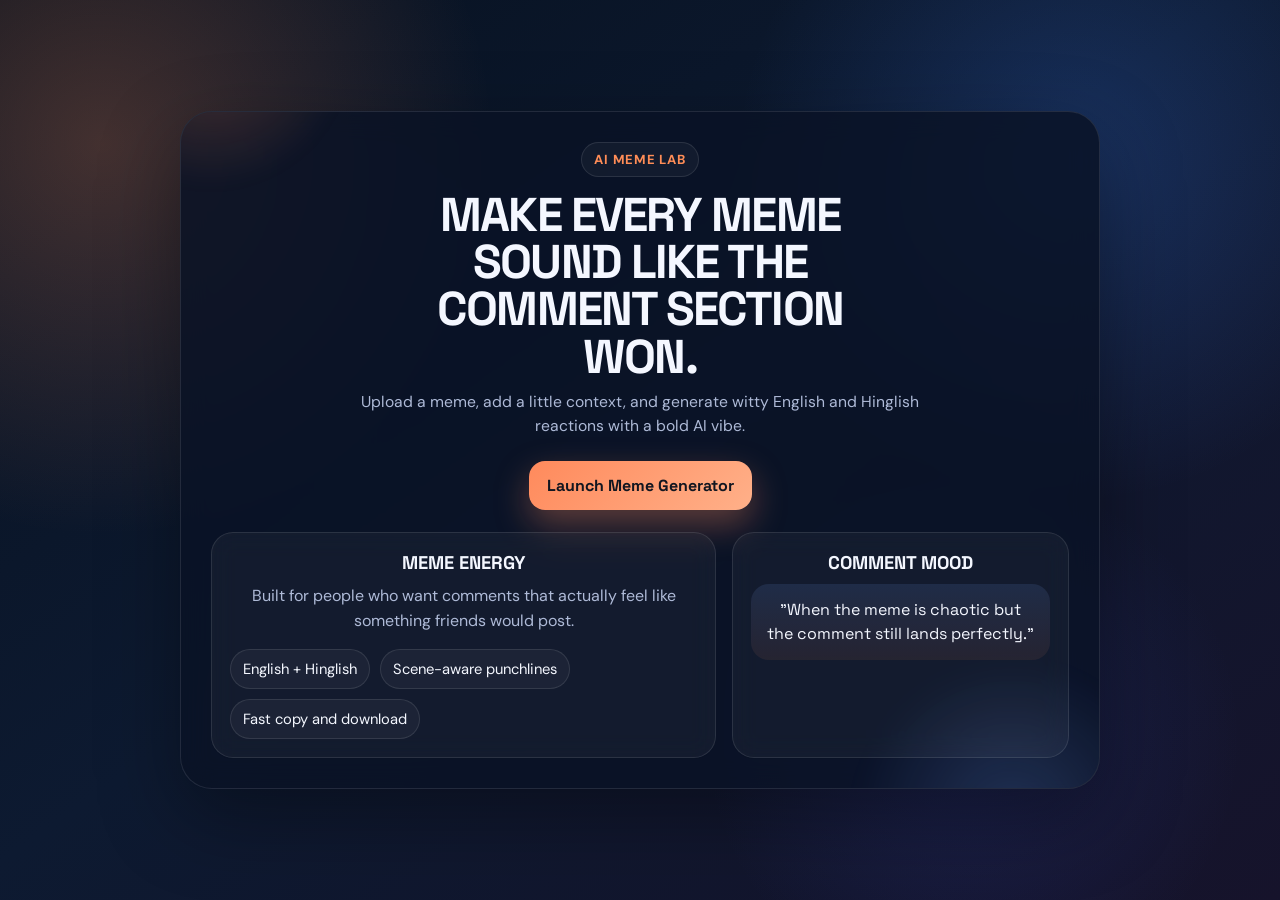
<file: index.html>
<!DOCTYPE html>
<html lang="en">
  <head>
    <meta charset="UTF-8" />
    <meta name="viewport" content="width=device-width, initial-scale=1.0" />
    <title>Home | AI Meme Comment Generator</title>
    <link rel="preconnect" href="https://fonts.googleapis.com" />
    <link rel="preconnect" href="https://fonts.gstatic.com" crossorigin />
    <link
      href="https://fonts.googleapis.com/css2?family=Space+Grotesk:wght@500;700&family=DM+Sans:wght@400;500;700&display=swap"
      rel="stylesheet"
    />
    <style>
      :root {
        --bg: #07111f;
        --layer:
          radial-gradient(circle at 8% 16%, rgba(255, 141, 87, 0.24), transparent 28%),
          radial-gradient(circle at 84% 18%, rgba(65, 130, 255, 0.22), transparent 26%),
          radial-gradient(circle at 76% 82%, rgba(70, 98, 255, 0.14), transparent 22%),
          linear-gradient(145deg, #07111f 0%, #0d1a31 48%, #16132b 100%);
        --card: rgba(10, 19, 38, 0.84);
        --text: #f4f7ff;
        --muted: #aebad7;
        --border: rgba(255, 255, 255, 0.1);
        --primary: #ff8d57;
        --blue: #77a8ff;
      }

      * {
        box-sizing: border-box;
      }

      body {
        margin: 0;
        min-height: 100vh;
        font-family: "DM Sans", sans-serif;
        color: var(--text);
        background: var(--bg);
        background-image: var(--layer);
        display: grid;
        place-items: center;
        padding: 20px;
        overflow-x: hidden;
        overflow-y: auto;
      }

      .home-card {
        position: relative;
        width: min(920px, 100%);
        border: 1px solid var(--border);
        border-radius: 32px;
        padding: 30px;
        background: var(--card);
        backdrop-filter: blur(14px);
        box-shadow: 0 28px 80px rgba(0, 0, 0, 0.35);
        overflow: hidden;
      }

      .home-card::before {
        content: "";
        position: absolute;
        inset: -30% auto auto -12%;
        width: 280px;
        height: 280px;
        border-radius: 999px;
        background: radial-gradient(circle, rgba(255, 141, 87, 0.24), transparent 70%);
        filter: blur(8px);
      }

      .home-card::after {
        content: "";
        position: absolute;
        inset: auto -8% -28% auto;
        width: 320px;
        height: 320px;
        border-radius: 999px;
        background: radial-gradient(circle, rgba(119, 168, 255, 0.2), transparent 70%);
        filter: blur(10px);
      }

      .hero-wrap {
        position: relative;
        z-index: 1;
        display: flex;
        flex-direction: column;
        align-items: center;
        text-align: center;
      }

      .tag {
        display: inline-flex;
        padding: 8px 12px;
        border-radius: 999px;
        border: 1px solid var(--border);
        color: var(--primary);
        font-weight: 700;
        font-size: 0.82rem;
        letter-spacing: 0.06em;
        text-transform: uppercase;
        background: rgba(255, 255, 255, 0.04);
      }

      h1 {
        font-family: "Space Grotesk", sans-serif;
        margin: 14px 0 10px;
        font-size: clamp(1.7rem, 3.7vw, 3rem);
        line-height: 1;
        letter-spacing: -0.04em;
        max-width: 15ch;
        text-transform: uppercase;
        text-align: center;
      }

      p {
        margin: 0;
        color: var(--muted);
        font-size: 1rem;
        line-height: 1.55;
      }

      .tagline {
        max-width: 560px;
        font-size: 0.98rem;
        text-align: center;
      }

      .cta-row {
        margin-top: 22px;
        display: flex;
        gap: 12px;
        flex-wrap: wrap;
        justify-content: center;
      }

      .btn {
        border: 0;
        border-radius: 16px;
        padding: 14px 18px;
        font-family: "Space Grotesk", sans-serif;
        font-size: 1rem;
        font-weight: 700;
        text-decoration: none;
        cursor: pointer;
        transition: transform 0.2s ease, box-shadow 0.2s ease, filter 0.2s ease;
      }

      .btn-primary {
        background: linear-gradient(135deg, #ff8a5c, #ffb089);
        color: #121620;
        box-shadow: 0 14px 34px rgba(255, 138, 92, 0.35);
      }

      .btn-secondary {
        background: rgba(255, 255, 255, 0.06);
        color: var(--text);
        border: 1px solid var(--border);
      }

      .btn:hover {
        transform: translateY(-3px) scale(1.02);
        filter: brightness(1.04);
      }

      .btn-primary:hover {
        box-shadow: 0 18px 40px rgba(255, 141, 87, 0.42);
      }

      .meme-note {
        position: relative;
        z-index: 1;
        margin-top: 22px;
        display: grid;
        grid-template-columns: 1.2fr 0.8fr;
        gap: 16px;
      }

      .meme-copy,
      .meme-quote {
        border: 1px solid var(--border);
        border-radius: 22px;
        padding: 18px;
        background: rgba(255, 255, 255, 0.045);
        backdrop-filter: blur(12px);
      }

      .meme-note h2 {
        margin: 0 0 10px;
        font-size: 1.15rem;
        font-family: "Space Grotesk", sans-serif;
        text-transform: uppercase;
      }

      .meme-note p {
        margin: 0 0 8px;
        font-size: 1rem;
      }

      .meme-note p:last-child {
        margin-bottom: 0;
      }

      .mini-badges {
        display: flex;
        flex-wrap: wrap;
        gap: 10px;
        margin-top: 16px;
      }

      .mini-badge {
        padding: 9px 12px;
        border-radius: 999px;
        border: 1px solid var(--border);
        background: rgba(255, 255, 255, 0.04);
        color: var(--text);
        font-size: 0.92rem;
      }

      .quote-card {
        margin-top: 8px;
        padding: 14px;
        border-radius: 18px;
        background: linear-gradient(180deg, rgba(119, 168, 255, 0.12), rgba(255, 141, 87, 0.08));
        color: var(--text);
        font-family: "Space Grotesk", sans-serif;
        line-height: 1.5;
      }

      @media (max-width: 720px) {
        .home-card {
          padding: 22px;
        }

        .meme-note {
          grid-template-columns: 1fr;
        }

        h1 {
          max-width: none;
          font-size: clamp(1.7rem, 8vw, 2.4rem);
        }
      }
    </style>
  </head>
  <body>
    <main class="home-card">
      <div class="hero-wrap">
        <span class="tag">AI Meme Lab</span>
        <h1>Make every meme sound like the comment section won.</h1>
        <p class="tagline">
          Upload a meme, add a little context, and generate witty English and Hinglish reactions with a bold AI vibe.
        </p>

        <div class="cta-row">
          <a class="btn btn-primary" href="meme-generator.html">Launch Meme Generator</a>
        </div>

        <section class="meme-note" aria-label="Meme intro">
          <div class="meme-copy">
            <h2>Meme Energy</h2>
            <p>Built for people who want comments that actually feel like something friends would post.</p>
            <div class="mini-badges">
              <span class="mini-badge">English + Hinglish</span>
              <span class="mini-badge">Scene-aware punchlines</span>
              <span class="mini-badge">Fast copy and download</span>
            </div>
          </div>

          <div class="meme-quote">
            <h2>Comment Mood</h2>
            <div class="quote-card">
              "When the meme is chaotic but the comment still lands perfectly."
            </div>
          </div>
        </section>
      </div>
    </main>
  </body>
</html>
</file>
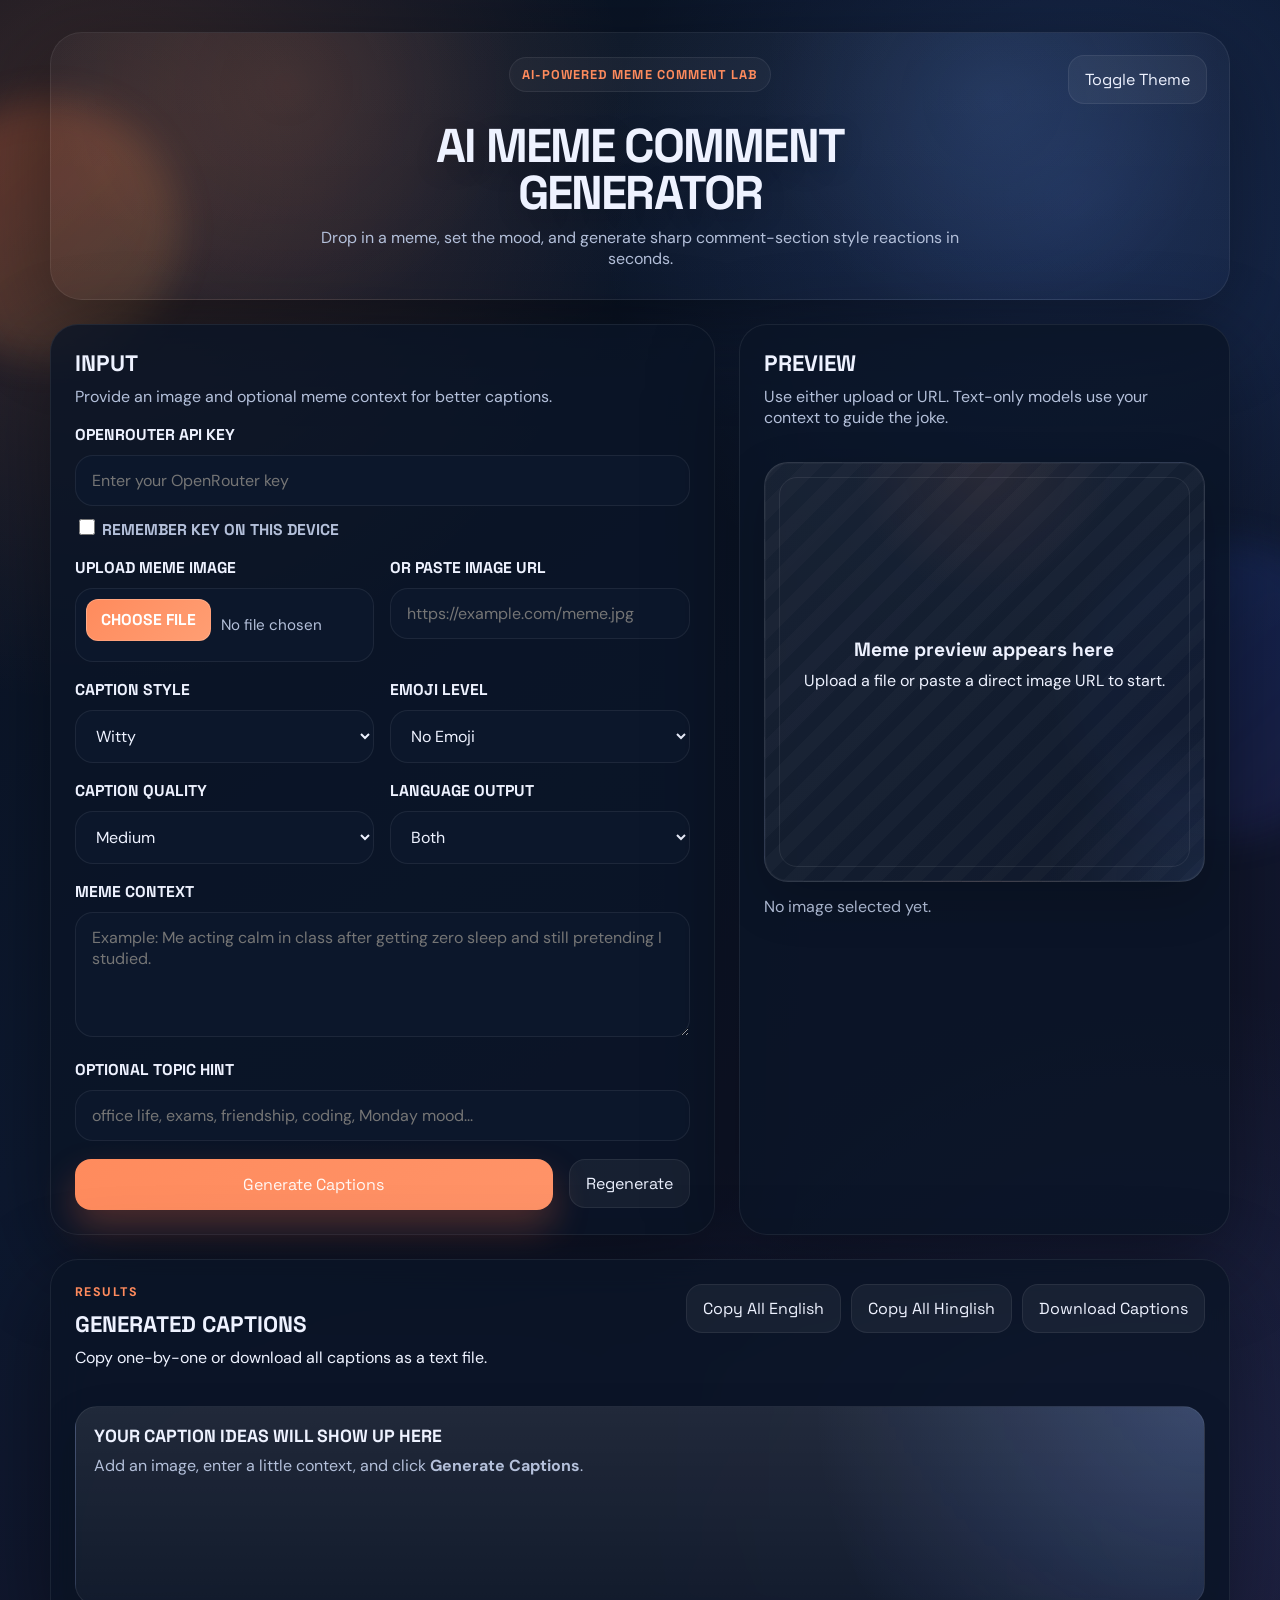
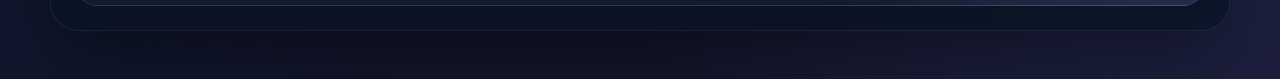
<file: meme-generator.html>
<!DOCTYPE html>
<html lang="en">
  <head>
    <meta charset="UTF-8" />
    <meta name="viewport" content="width=device-width, initial-scale=1.0" />
    <title>AI Meme Comment Generator</title>
    <link rel="preconnect" href="https://fonts.googleapis.com" />
    <link rel="preconnect" href="https://fonts.gstatic.com" crossorigin />
    <link
      href="https://fonts.googleapis.com/css2?family=Space+Grotesk:wght@400;500;700&family=DM+Sans:wght@400;500;700&display=swap"
      rel="stylesheet"
    />
    <link rel="stylesheet" href="style.css" />
  </head>
  <body class="theme-dark">
    <div class="page-shell">
      <div class="background-orb orb-one"></div>
      <div class="background-orb orb-two"></div>

      <main class="app-shell">
        <header class="hero">
          <div class="hero-copy">
            <h1>AI Meme Comment Generator</h1>
            <p class="hero-text">
              Drop in a meme, set the mood, and generate sharp comment-section style reactions in seconds.
            </p>
          </div>

          <div class="hero-actions">
            <button id="themeToggle" class="secondary-btn" type="button" aria-label="Toggle theme">
              Toggle Theme
            </button>
          </div>
        </header>

        <section class="dashboard">
          <div class="panel input-panel">
            <div class="panel-heading">
              <h2>Input</h2>
              <p>Provide an image and optional meme context for better captions.</p>
            </div>

            <div class="field-group">
              <label for="apiKey">OpenRouter API Key</label>
              <input
                id="apiKey"
                type="password"
                placeholder="Enter your OpenRouter key"
                autocomplete="off"
              />
              <label class="remember-row">
                <input id="rememberKey" type="checkbox" />
                Remember key on this device
              </label>
            </div>

            <div class="grid-two">
              <div class="field-group">
                <label for="imageInput">Upload Meme Image</label>
                <div class="file-upload">
                  <input id="imageInput" class="file-input-native" type="file" accept="image/*" />
                  <label for="imageInput" class="file-upload-btn">Choose File</label>
                  <span id="fileNameDisplay" class="file-name-display">No file chosen</span>
                </div>
              </div>

              <div class="field-group">
                <label for="imageUrl">Or Paste Image URL</label>
                <input
                  id="imageUrl"
                  type="text"
                  placeholder="https://example.com/meme.jpg"
                />
              </div>
            </div>

            <div class="grid-two">
              <div class="field-group">
                <label for="captionStyle">Caption Style</label>
                <select id="captionStyle">
                  <option value="witty">Witty</option>
                  <option value="sarcastic">Sarcastic</option>
                  <option value="dark">Dark</option>
                  <option value="wholesome">Wholesome</option>
                </select>
              </div>

              <div class="field-group">
                <label for="emojiMode">Emoji Level</label>
                <select id="emojiMode">
                  <option value="none">No Emoji</option>
                  <option value="light">Light Emoji</option>
                  <option value="extra">Extra Emoji</option>
                </select>
              </div>
            </div>

            <div class="grid-two">
              <div class="field-group">
                <label for="qualityMode">Caption Quality</label>
                <select id="qualityMode">
                  <option value="short">Short</option>
                  <option value="medium" selected>Medium</option>
                  <option value="edgy">Edgy</option>
                </select>
              </div>

              <div class="field-group">
                <label for="languageMode">Language Output</label>
                <select id="languageMode">
                  <option value="both" selected>Both</option>
                  <option value="english">English only</option>
                  <option value="hinglish">Hinglish only</option>
                </select>
              </div>
            </div>

            <div class="field-group">
              <label for="memeContext">Meme Context</label>
              <textarea
                id="memeContext"
                placeholder="Example: Me acting calm in class after getting zero sleep and still pretending I studied."
              ></textarea>
            </div>

            <div class="field-group">
              <label for="userTopic">Optional Topic Hint</label>
              <input
                id="userTopic"
                type="text"
                placeholder="office life, exams, friendship, coding, Monday mood..."
              />
            </div>

            <div class="action-row">
              <button id="generateBtn" class="primary-btn" type="button">Generate Captions</button>
              <button id="regenerateBtn" class="secondary-btn" type="button">Regenerate</button>
            </div>

            <div id="loadingState" class="loading-state hidden" aria-live="polite">
              <span class="loader"></span>
              <span>Generating meme captions...</span>
            </div>

            <div id="errorBox" class="error-box hidden" role="alert"></div>
          </div>

          <div class="panel preview-panel">
            <div class="panel-heading">
              <h2>Preview</h2>
              <p>Use either upload or URL. Text-only models use your context to guide the joke.</p>
            </div>

            <div id="previewFrame" class="preview-frame">
              <img id="previewImage" class="hidden" alt="Selected meme preview" />
              <div id="previewPlaceholder" class="preview-placeholder">
                <h3>Meme preview appears here</h3>
                <p>Upload a file or paste a direct image URL to start.</p>
              </div>
            </div>

            <div class="preview-meta">
              <p id="imageStatus">No image selected yet.</p>
            </div>
          </div>
        </section>

        <section class="panel output-panel">
          <div class="output-header">
            <div>
              <p class="eyebrow">Results</p>
              <h2>Generated Captions</h2>
              <p>Copy one-by-one or download all captions as a text file.</p>
            </div>

            <div class="output-actions">
              <button id="copyAllEnglishBtn" class="secondary-btn" type="button">Copy All English</button>
              <button id="copyAllHinglishBtn" class="secondary-btn" type="button">Copy All Hinglish</button>
              <button id="downloadBtn" class="secondary-btn" type="button">Download Captions</button>
            </div>
          </div>

          <div id="captionGrid" class="caption-grid">
            <article class="empty-card">
              <h3>Your caption ideas will show up here</h3>
              <p>
                Add an image, enter a little context, and click
                <strong>Generate Captions</strong>.
              </p>
            </article>
          </div>
        </section>
      </main>
    </div>

    <div id="toast" class="toast hidden" aria-live="assertive"></div>

    <script src="script.js"></script>
  </body>
</html>
</file>
<file: style.css>
:root {
  --bg: #f5efe7;
  --bg-layer: radial-gradient(circle at 10% 8%, rgba(255, 141, 87, 0.18), transparent 28%),
    radial-gradient(circle at 90% 12%, rgba(82, 140, 255, 0.15), transparent 24%),
    radial-gradient(circle at 82% 92%, rgba(82, 140, 255, 0.12), transparent 26%),
    linear-gradient(145deg, #faf3ea 0%, #edf3ff 45%, #e7ebff 100%);
  --panel: rgba(255, 255, 255, 0.78);
  --panel-strong: rgba(255, 255, 255, 0.92);
  --text: #161923;
  --muted: #60708b;
  --border: rgba(21, 24, 33, 0.08);
  --primary: #ff7f4f;
  --primary-strong: #ef6438;
  --secondary: rgba(244, 247, 255, 0.96);
  --shadow: 0 24px 70px rgba(17, 27, 49, 0.14);
  --toast: #151821;
  --success: rgba(64, 171, 106, 0.14);
  --error-bg: rgba(200, 56, 56, 0.14);
  --error-text: #892727;
  --blue-glow: rgba(108, 157, 255, 0.26);
  --orange-glow: rgba(255, 127, 79, 0.28);
}

body.theme-dark {
  --bg: #08111f;
  --bg-layer: radial-gradient(circle at 8% 10%, rgba(255, 138, 87, 0.2), transparent 28%),
    radial-gradient(circle at 84% 12%, rgba(88, 137, 255, 0.18), transparent 26%),
    radial-gradient(circle at 90% 90%, rgba(88, 137, 255, 0.14), transparent 28%),
    linear-gradient(145deg, #08111f 0%, #0d1930 46%, #17142a 100%);
  --panel: rgba(11, 20, 38, 0.8);
  --panel-strong: rgba(14, 24, 45, 0.92);
  --text: #eef2ff;
  --muted: #b4c0da;
  --border: rgba(255, 255, 255, 0.07);
  --primary: #ff8b5d;
  --primary-strong: #ff7040;
  --secondary: rgba(255, 255, 255, 0.05);
  --shadow: 0 26px 90px rgba(0, 0, 0, 0.42);
  --toast: #f7f8fb;
  --success: rgba(71, 197, 124, 0.14);
  --error-bg: rgba(168, 52, 52, 0.22);
  --error-text: #ffd7d7;
  --blue-glow: rgba(120, 160, 255, 0.24);
  --orange-glow: rgba(255, 139, 93, 0.25);
}

* {
  box-sizing: border-box;
}

html {
  scroll-behavior: smooth;
}

body {
  margin: 0;
  min-height: 100vh;
  font-family: "DM Sans", sans-serif;
  color: var(--text);
  background: var(--bg);
  background-image: var(--bg-layer);
  transition: background 0.35s ease, color 0.35s ease;
}

.app-shell > * {
  opacity: 0;
  transform: translateY(20px);
  animation: riseIn 0.55s ease forwards;
}

.app-shell > *:nth-child(2) {
  animation-delay: 0.12s;
}

.app-shell > *:nth-child(3) {
  animation-delay: 0.24s;
}

img {
  max-width: 100%;
  display: block;
}

button,
input,
textarea,
select {
  font: inherit;
}

.hidden {
  display: none !important;
}

.page-shell {
  position: relative;
  min-height: 100vh;
  padding: 32px 16px 48px;
  overflow: hidden;
}

.background-orb {
  position: fixed;
  border-radius: 999px;
  filter: blur(18px);
  pointer-events: none;
  opacity: 0.55;
}

.orb-one {
  top: 100px;
  left: -80px;
  width: 260px;
  height: 260px;
  background: linear-gradient(135deg, rgba(255, 106, 61, 0.5), rgba(255, 212, 102, 0.2));
  animation: floatOrbA 11s ease-in-out infinite;
}

.orb-two {
  right: -90px;
  bottom: 60px;
  width: 300px;
  height: 300px;
  background: linear-gradient(135deg, rgba(37, 99, 235, 0.34), rgba(122, 92, 255, 0.18));
  animation: floatOrbB 13s ease-in-out infinite;
}

.app-shell {
  position: relative;
  z-index: 1;
  width: min(1180px, 100%);
  margin: 0 auto;
  display: grid;
  gap: 24px;
}

.hero,
.output-header,
.action-row {
  display: flex;
  justify-content: space-between;
  gap: 16px;
  align-items: flex-start;
}

.output-actions {
  display: flex;
  gap: 10px;
  flex-wrap: wrap;
}

.hero {
  position: relative;
  padding: 24px 28px 14px;
  justify-content: center;
  align-items: center;
  border: 1px solid var(--border);
  border-radius: 32px;
  background:
    radial-gradient(circle at 20% 20%, rgba(255, 140, 90, 0.1), transparent 24%),
    radial-gradient(circle at 80% 25%, rgba(111, 165, 255, 0.12), transparent 24%),
    linear-gradient(180deg, rgba(255, 255, 255, 0.03), rgba(255, 255, 255, 0.01));
  box-shadow: var(--shadow);
  overflow: hidden;
}

.hero-copy {
  max-width: 700px;
  margin: 0 auto;
  text-align: center;
}

.hero-copy::before {
  content: "AI-POWERED MEME COMMENT LAB";
  display: inline-flex;
  margin-bottom: 16px;
  padding: 8px 12px;
  border-radius: 999px;
  border: 1px solid var(--border);
  background: rgba(255, 255, 255, 0.04);
  color: var(--primary);
  font-family: "Space Grotesk", sans-serif;
  font-size: 0.8rem;
  font-weight: 700;
  letter-spacing: 0.08em;
}

.hero-actions {
  position: absolute;
  right: 22px;
  top: 22px;
}

.eyebrow {
  margin: 0 0 10px;
  color: var(--primary);
  font-size: 0.78rem;
  font-weight: 700;
  letter-spacing: 0.12em;
  text-transform: uppercase;
}

h1,
h2,
h3,
p {
  margin-top: 0;
}

h1,
h2,
h3,
label,
.primary-btn,
.secondary-btn {
  font-family: "Space Grotesk", sans-serif;
}

.hero h1 {
  margin: 14px auto 10px;
  font-size: clamp(1.7rem, 3.7vw, 3rem);
  line-height: 1;
  letter-spacing: -0.04em;
  max-width: 15ch;
  text-transform: uppercase;
  text-align: center;
  text-wrap: balance;
  text-shadow: 0 8px 26px rgba(0, 0, 0, 0.18);
}

h2 {
  margin-bottom: 8px;
  font-size: 1.4rem;
  text-transform: uppercase;
}

.hero-text,
.panel-heading p,
.helper-text,
.preview-meta,
.empty-card p,
.caption-card p,
.caption-meta,
#imageStatus {
  color: var(--muted);
}

.dashboard {
  display: grid;
  grid-template-columns: 1.15fr 0.85fr;
  gap: 24px;
}

.panel {
  border: 1px solid var(--border);
  border-radius: 28px;
  padding: 24px;
  background: var(--panel);
  box-shadow: var(--shadow);
  backdrop-filter: blur(18px);
  transition: transform 0.25s ease, box-shadow 0.25s ease, border-color 0.25s ease;
}

.panel:hover {
  transform: translateY(-4px);
  border-color: rgba(255, 255, 255, 0.12);
  box-shadow: 0 30px 90px rgba(23, 32, 54, 0.24);
}

.panel-heading {
  margin-bottom: 18px;
}

.field-group {
  margin-bottom: 18px;
}

.field-group label {
  display: block;
  margin-bottom: 10px;
  font-size: 0.98rem;
  font-weight: 700;
  text-transform: uppercase;
}

.grid-two {
  display: grid;
  grid-template-columns: repeat(2, minmax(0, 1fr));
  gap: 16px;
}

input[type="text"],
input[type="password"],
select,
textarea {
  width: 100%;
  border: 1px solid var(--border);
  border-radius: 18px;
  padding: 14px 16px;
  background: var(--panel-strong);
  color: var(--text);
  outline: none;
  transition: border-color 0.22s ease, transform 0.22s ease, box-shadow 0.22s ease, background 0.22s ease;
}

.file-upload {
  display: flex;
  align-items: center;
  gap: 10px;
  padding: 10px;
  border: 1px solid var(--border);
  border-radius: 18px;
  background: var(--panel-strong);
  transition: border-color 0.2s ease, box-shadow 0.2s ease, transform 0.2s ease;
}

.file-upload:focus-within {
  border-color: rgba(255, 106, 61, 0.7);
  box-shadow: 0 0 0 4px rgba(255, 106, 61, 0.14), 0 16px 34px rgba(255, 127, 79, 0.16);
  transform: translateY(-2px);
}

.file-input-native {
  position: absolute;
  opacity: 0;
  width: 0.1px;
  height: 0.1px;
  overflow: hidden;
  pointer-events: none;
}

.file-upload-btn {
  display: inline-flex;
  align-items: center;
  justify-content: center;
  padding: 10px 14px;
  border-radius: 12px;
  border: 1px solid rgba(255, 255, 255, 0.16);
  background: linear-gradient(135deg, var(--primary), #ff9e73);
  color: #fff;
  font-family: "Space Grotesk", sans-serif;
  font-weight: 700;
  cursor: pointer;
  transition: transform 0.2s ease, box-shadow 0.2s ease, filter 0.2s ease;
}

.file-upload-btn:hover {
  transform: translateY(-2px) scale(1.02);
  box-shadow: 0 14px 28px rgba(255, 106, 61, 0.34);
  filter: brightness(1.03);
}

.file-name-display {
  min-width: 0;
  flex: 1;
  color: var(--muted);
  font-size: 0.95rem;
  white-space: nowrap;
  overflow: hidden;
  text-overflow: ellipsis;
}

input:focus,
select:focus,
textarea:focus {
  border-color: rgba(255, 106, 61, 0.7);
  box-shadow: 0 0 0 4px rgba(255, 106, 61, 0.14), 0 16px 34px rgba(255, 127, 79, 0.14);
  transform: translateY(-2px);
}

textarea {
  min-height: 125px;
  resize: vertical;
}

.helper-text {
  margin: 8px 2px 0;
  font-size: 0.92rem;
  line-height: 1.45;
}

.remember-row {
  margin-top: 10px;
  display: flex;
  align-items: center;
  gap: 10px;
  font-size: 0.95rem;
  color: var(--muted);
}

.remember-row input[type="checkbox"] {
  width: 16px;
  height: 16px;
  accent-color: var(--primary);
}

.primary-btn,
.secondary-btn,
.copy-btn,
.download-single-btn {
  border: 0;
  border-radius: 16px;
  cursor: pointer;
  transition: transform 0.2s ease, background 0.2s ease, box-shadow 0.2s ease, opacity 0.2s ease, border-color 0.2s ease;
}

.primary-btn:hover,
.secondary-btn:hover,
.copy-btn:hover,
.download-single-btn:hover {
  transform: translateY(-3px) scale(1.02);
}

.primary-btn {
  flex: 1;
  padding: 15px 20px;
  color: #fff9f6;
  background: linear-gradient(135deg, var(--primary), #ff9368);
  box-shadow: 0 18px 36px rgba(255, 106, 61, 0.28);
  animation: pulseGlow 2.6s ease-in-out infinite;
}

.primary-btn:active,
.secondary-btn:active,
.copy-btn:active,
.download-single-btn:active,
.favorite-btn:active {
  transform: scale(0.97);
}

.primary-btn:disabled,
.secondary-btn:disabled {
  opacity: 0.6;
  cursor: not-allowed;
  transform: none;
}

.secondary-btn,
.copy-btn,
.download-single-btn,
.favorite-btn {
  padding: 13px 16px;
  background: var(--secondary);
  color: var(--text);
  border: 1px solid var(--border);
}

.secondary-btn:hover,
.copy-btn:hover,
.download-single-btn:hover,
.favorite-btn:hover {
  box-shadow: 0 12px 30px rgba(17, 27, 49, 0.16);
  border-color: rgba(255, 255, 255, 0.12);
}

.favorite-btn {
  border-radius: 12px;
  font-family: "Space Grotesk", sans-serif;
  font-weight: 700;
  cursor: pointer;
}

.favorite-btn:hover {
  transform: translateY(-2px);
}

.preview-panel {
  display: flex;
  flex-direction: column;
}

.preview-frame {
  position: relative;
  min-height: 420px;
  display: grid;
  place-items: center;
  border-radius: 24px;
  border: 1px solid rgba(255, 255, 255, 0.1);
  background:
    radial-gradient(circle at top, rgba(255, 141, 87, 0.08), transparent 28%),
    radial-gradient(circle at bottom right, rgba(108, 157, 255, 0.1), transparent 26%),
    linear-gradient(135deg, rgba(255, 255, 255, 0.06), rgba(255, 255, 255, 0.02)),
    repeating-linear-gradient(
      135deg,
      rgba(255, 255, 255, 0.02),
      rgba(255, 255, 255, 0.02) 14px,
      transparent 14px,
      transparent 28px
    );
  overflow: hidden;
  box-shadow:
    inset 0 0 0 1px rgba(255, 255, 255, 0.03),
    0 18px 50px rgba(0, 0, 0, 0.2);
}

.preview-frame::before {
  content: "";
  position: absolute;
  inset: 14px;
  border-radius: 18px;
  border: 1px solid rgba(255, 255, 255, 0.08);
  pointer-events: none;
}

.preview-frame img {
  width: 100%;
  height: 100%;
  max-height: 520px;
  object-fit: contain;
  padding: 18px;
  animation: zoomFadeIn 0.42s ease;
}

.preview-placeholder {
  padding: 28px;
  text-align: center;
}

.preview-placeholder h3 {
  margin-bottom: 8px;
  font-size: 1.2rem;
}

.preview-meta {
  margin-top: 14px;
}

.loading-state,
.error-box {
  margin-top: 10px;
  border-radius: 18px;
  padding: 14px 16px;
}

.loading-state {
  position: relative;
  display: flex;
  align-items: center;
  gap: 12px;
  background: var(--success);
  overflow: hidden;
  box-shadow: 0 12px 28px rgba(64, 171, 106, 0.14);
}

.loading-state::after {
  content: "";
  position: absolute;
  inset: 0;
  background: linear-gradient(
    100deg,
    transparent 0%,
    rgba(255, 255, 255, 0.28) 50%,
    transparent 100%
  );
  transform: translateX(-120%);
  animation: shimmer 1.6s ease-in-out infinite;
}

.loader {
  width: 20px;
  height: 20px;
  border: 3px solid rgba(255, 255, 255, 0.24);
  border-top-color: var(--primary);
  border-radius: 50%;
  animation: spin 0.9s linear infinite;
}

.error-box {
  background: var(--error-bg);
  color: var(--error-text);
}

.caption-grid {
  margin-top: 22px;
  display: grid;
  grid-template-columns: repeat(auto-fit, minmax(240px, 1fr));
  gap: 16px;
}

.caption-card,
.empty-card {
  border-radius: 22px;
  border: 1px solid var(--border);
  padding: 18px;
  background:
    linear-gradient(180deg, rgba(255, 255, 255, 0.09), rgba(255, 255, 255, 0.03)),
    radial-gradient(circle at top right, var(--blue-glow), transparent 34%);
  min-height: 200px;
  box-shadow: 0 18px 46px rgba(0, 0, 0, 0.14);
}

.empty-card {
  position: relative;
  overflow: hidden;
}

.empty-card::after {
  content: "";
  position: absolute;
  inset: auto -40% -30% auto;
  width: 180px;
  height: 180px;
  border-radius: 999px;
  background: radial-gradient(circle, var(--orange-glow), transparent 70%);
  pointer-events: none;
}

.caption-card {
  display: flex;
  flex-direction: column;
  justify-content: space-between;
  gap: 16px;
  opacity: 0;
  transform: translateY(18px);
  animation: cardReveal 0.46s ease forwards;
  transition: transform 0.22s ease, box-shadow 0.22s ease, border-color 0.22s ease;
}

.caption-card:hover {
  transform: translateY(-4px);
  border-color: rgba(255, 255, 255, 0.12);
  box-shadow: 0 22px 54px rgba(0, 0, 0, 0.2);
}

.caption-card h3,
.empty-card h3 {
  margin-bottom: 8px;
  font-size: 1.1rem;
  text-transform: uppercase;
}

.caption-text {
  margin-bottom: 0;
  color: var(--text);
  font-size: 1.03rem;
  line-height: 1.55;
}

.caption-actions {
  display: flex;
  gap: 10px;
  flex-wrap: wrap;
}

.caption-meta {
  font-size: 0.9rem;
}

.toast {
  position: fixed;
  left: 50%;
  bottom: 26px;
  transform: translateX(-50%);
  padding: 12px 18px;
  border-radius: 999px;
  background: var(--toast);
  color: var(--bg);
  box-shadow: 0 18px 38px rgba(0, 0, 0, 0.25);
  z-index: 10;
  animation: toastIn 0.25s ease;
}

@keyframes spin {
  to {
    transform: rotate(360deg);
  }
}

@keyframes riseIn {
  to {
    opacity: 1;
    transform: translateY(0);
  }
}

@keyframes floatOrbA {
  0%, 100% {
    transform: translate(0, 0) scale(1);
  }
  50% {
    transform: translate(18px, -16px) scale(1.06);
  }
}

@keyframes floatOrbB {
  0%, 100% {
    transform: translate(0, 0) scale(1);
  }
  50% {
    transform: translate(-20px, 14px) scale(1.05);
  }
}

@keyframes zoomFadeIn {
  from {
    opacity: 0;
    transform: scale(0.97);
  }
  to {
    opacity: 1;
    transform: scale(1);
  }
}

@keyframes pulseGlow {
  0%, 100% {
    box-shadow: 0 18px 36px rgba(255, 106, 61, 0.28);
  }
  50% {
    box-shadow: 0 22px 44px rgba(255, 106, 61, 0.4);
  }
}

@keyframes cardReveal {
  from {
    opacity: 0;
    transform: translateY(12px);
  }
  to {
    opacity: 1;
    transform: translateY(0);
  }
}

@keyframes shimmer {
  to {
    transform: translateX(120%);
  }
}

@keyframes toastIn {
  from {
    opacity: 0;
    transform: translate(-50%, 10px);
  }
  to {
    opacity: 1;
    transform: translate(-50%, 0);
  }
}

@media (prefers-reduced-motion: reduce) {
  *,
  *::before,
  *::after {
    animation-duration: 0.001ms !important;
    animation-iteration-count: 1 !important;
    transition-duration: 0.001ms !important;
    scroll-behavior: auto !important;
  }
}

@media (max-width: 960px) {
  .dashboard {
    grid-template-columns: 1fr;
  }

  .preview-frame {
    min-height: 320px;
  }
}

@media (max-width: 720px) {
  .page-shell {
    padding-inline: 12px;
  }

  .panel {
    padding: 18px;
    border-radius: 24px;
  }

  .hero,
  .output-header,
  .action-row {
    flex-direction: column;
    align-items: stretch;
  }

  .hero-actions {
    position: static;
    transform: none;
    width: 100%;
  }

  .output-actions {
    width: 100%;
  }

  .grid-two,
  .caption-grid {
    grid-template-columns: 1fr;
  }

  h1 {
    font-size: 2.5rem;
  }

  .hero h1 {
    font-size: clamp(1.7rem, 8vw, 2.4rem);
    max-width: none;
  }
}
</file>
